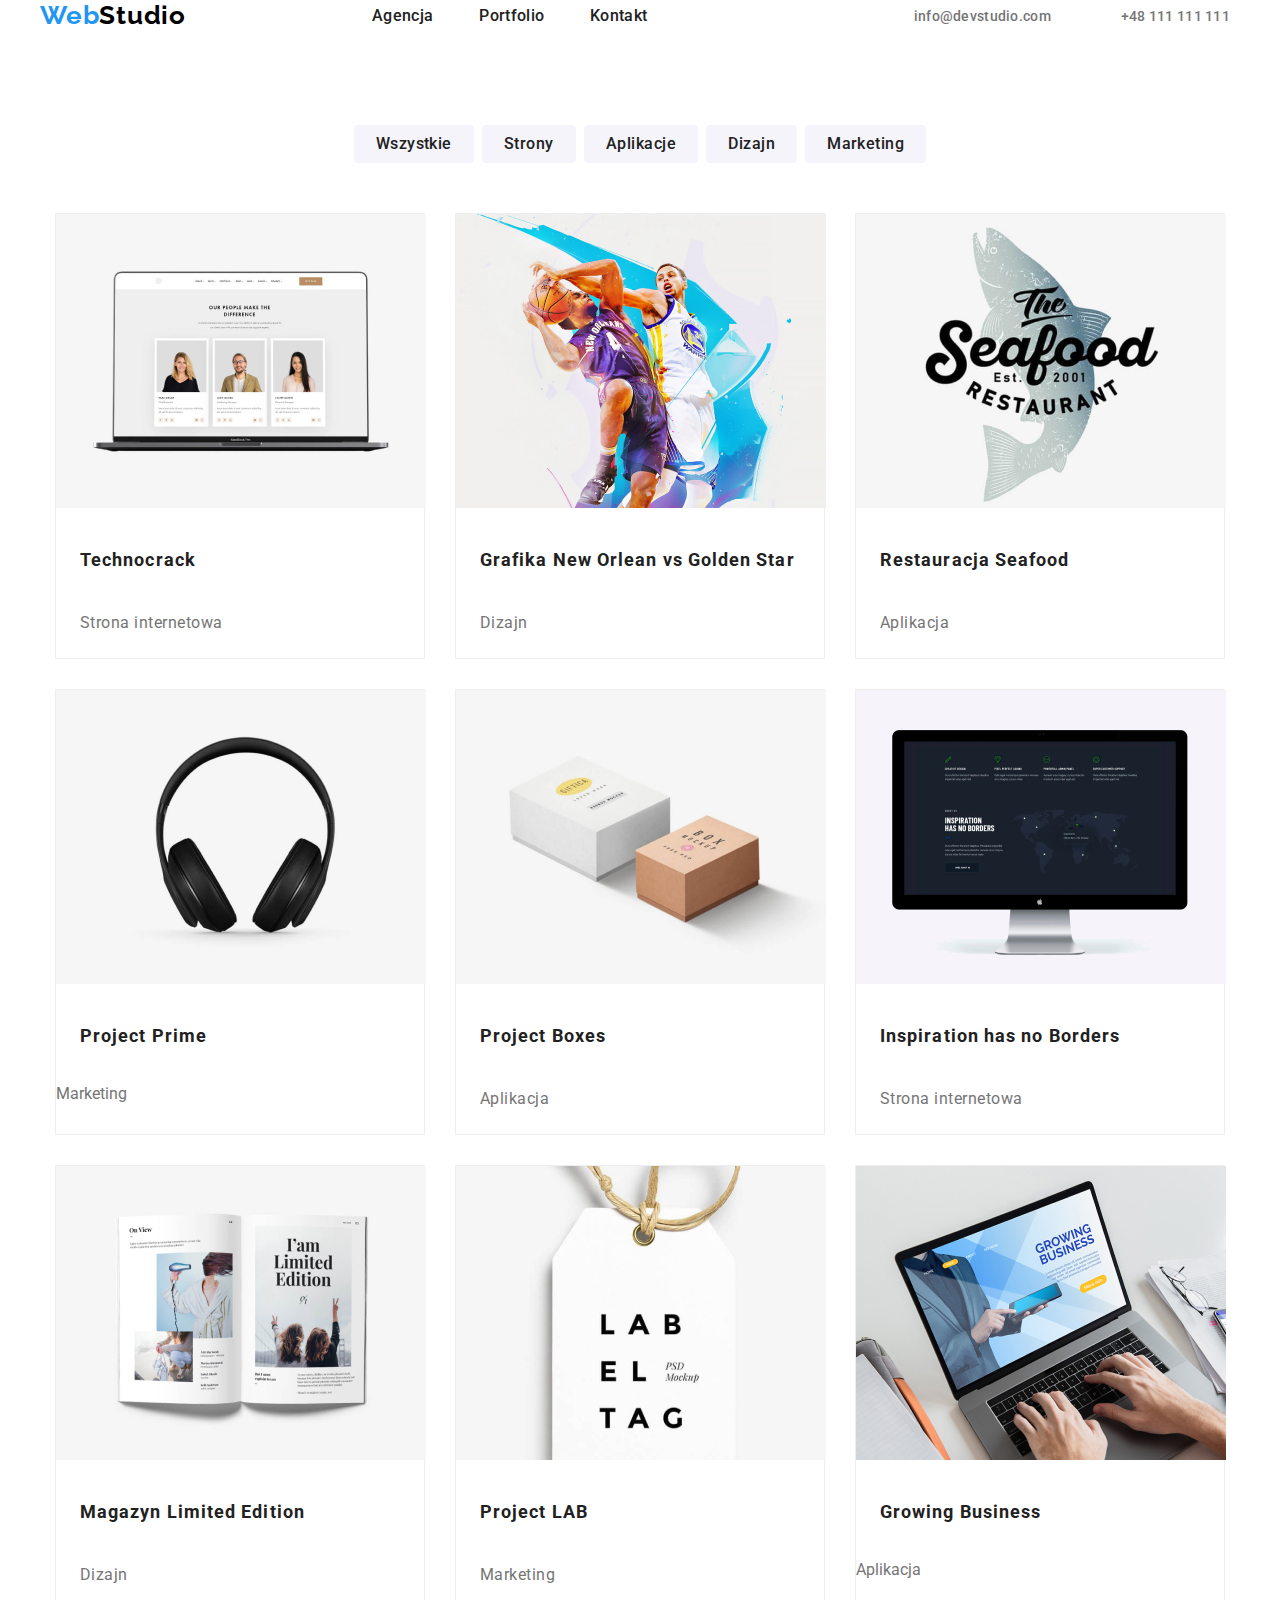
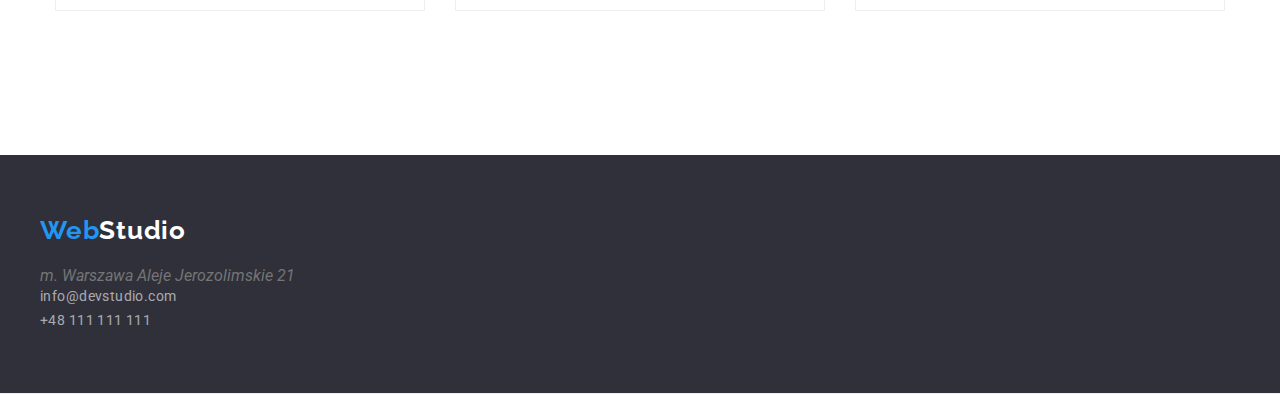
<file: projekt.html>
<!DOCTYPE html>
<html lang="en">
  <head>
    <meta charset="UTF-8" />
    <meta http-equiv="X-UA-Compatible" content="IE=edge" />
    <meta name="viewport" content="width=device-width, initial-scale=1.0" />
    <title>Portfolio</title>
    <link rel="preconnect" href="https://fonts.googleapis.com" />
    <link rel="preconnect" href="https://fonts.gstatic.com" crossorigin />
    <link href="https://fonts.googleapis.com/css2?family=Raleway:wght@700&family=Roboto:wght@400;500;700;900&display=swap" rel="stylesheet">
    <link rel="stylesheet" href="./css/styles.css" />
  </head>
  <body>
    <div class="border-header">
    <header class="header-description container">
      <div class="header-section">
      <a href="index.html" class="header-logo"><span class="logo">Web</span>Studio</a> 
      <nav class="navigation-description">
      <ul class="main-menu">
        <li class="nav-item"> <a class="menu" href="#">Agencja </a></li>
          <li class="nav-item"> <a class="menu" href="portfolio.html">Portfolio </a></li>
            <li class="nav-item"> <a class="menu" href="#">Kontakt </a></li>
          
      </ul>
      </nav>
      <ul class="contact"> 
        <li><a class="header-contact" href="mailto:info@devstudio.com">info@devstudio.com</a></li>  
  <li><a class="header-contact" href="tel:+48111111111">+48 111 111 111</a></li>
      </ul>
    </header>
   
    <main class="main-portfolio">
      <div class="section">
        <div class="button-description">
          <ul class="portfolio-menu">
  <li><button type="button" class="button">Wszystkie</button></li>
  <li><button type="button" class="button">Strony</button></li>
      <li><button type="button" class="button">Aplikacje</button> </li>
      <li><button type="button" class="button">Dizajn</button></li>
      <li><button type="button" class="button">Marketing</button></li>
      </ul>
      </div>
      <div class="portfolio-style">
        <ul class="portfolio">
    <li class="portfolio-item">
  <figure class="portfolio-item-description">
    <img src="./images/technocrack.jpg" alt="widok laptopa" width="370" height="294"/> 
  <p class="portfolio-subjects">
    <h5 class="portfolio-title">Technocrack</h5>
  <article class="portfolio-subtitle">Strona internetowa</article></p></figure>
</li>
<li class="portfolio-item">
<figure class="portfolio-item-description">
  <img src="./images/neworleanvsgoldenstar.jpg" alt="grafika new orlean ws golden star" width="370" height="294"/> 
  <p class="portfolio-subjects"> 
    <h5 class="portfolio-title">Grafika New Orlean vs Golden Star</h5>
                <article class="portfolio-subtitle">Dizajn</article> </p> </figure></li>
                  <li class="portfolio-item">
                    <figure class="portfolio-item-description">
                <img src="./images/restauracjaseafood.jpg" alt="restauracja seafood" width="370" height="294"/>
                <p class="portfolio-subjects"><h5 class="portfolio-title">Restauracja Seafood</h5>
                <article class="portfolio-subtitle">Aplikacja</article> </p> </figure>
            </li>
           <li class="portfolio-item">
            <img src="./images/projektprime.jpg" alt="słuchawki project prime" width="370" height="294"/>
            <p ><h5 class="portfolio-title">Project Prime</h5></p> <article>Marketing</article>
           </li>
           <li class="portfolio-item">
            <img src="./images/boxes.jpg" alt="pudełka" width="370" height="294"/> 
            <p><h5 class="portfolio-title">Project Boxes</h5></p> <article class="portfolio-subtitle">Aplikacja</article>
           </li>
           <li class="portfolio-item">
            <img src="./images/monitor.jpg" alt="monitor" width="370" alt="294"/>
            <p ><h5 class="portfolio-title">Inspiration has no Borders</h5></p> 
            <article class="portfolio-subtitle">Strona internetowa</article>
           </li>
           <li class="portfolio-item">
            <img src="./images/magazyn.jpg" alt="czasopismo" width="370" height="294"/>
            <p ><h5 class="portfolio-title">Magazyn Limited Edition</h5></p> 
            <article class="portfolio-subtitle">Dizajn</article>
           </li>
           <li class="portfolio-item">
            <img src="./images/lab.jpg" alt="projekt lab zawieszka" width="370" height="294"/>
            <p><h5 class="portfolio-title">Project LAB</h5></p> 
            <article class="portfolio-subtitle">Marketing</article>
           </li>
           <li class="portfolio-item">
            <img src="./images/business.jpg" alt="laptop" width="370" height="294"/>
            <p ><h5 class="portfolio-title">Growing Business</h5></p>
            <article>Aplikacja</article>
           </figure>
           </li>
        </ul>
        </div>
    </main>
    <footer class="footer-style">
      <div class="container">
      <a href="#" class="footer-logo"><span class="logo">Web</span>Studio</a>
      <ul>
      <li> <address class="adress">m. Warszawa Aleje Jerozolimskie 21</address></li>
      <li> <p><a class="footer-contact" href="mailto:info@devstudio.com">info@devstudio.com</a> </p> </li>  
<li><p><a class="footer-contact" href="tel:+48111111111">+48 111 111 111</a> </p> </li>
</ul>
    </div>
  </footer>
  </body>
</html>
</file>
<file: css/styles.css>
:root {
  --primary-color: rgba(117, 117, 117, 1);
  --secondary-color: rgba(255, 255, 255, 1);
  --semi-white-color: rgba(255, 255, 255, 0.6);
  --primary-black: rgba(33, 33, 33, 1);
  --blue-color: rgba(33, 150, 243, 1);
  --main-button-color: rgba(245, 244, 250, 1);
  --secondary-black: rgba(0, 0, 0, 1);
  --header-background-color: rgba(236, 236, 236, 1);
  --dark-color: rgba(47, 48, 58, 1);
  --grey-color: rgba(238, 238, 238, 1);
}

body {
  font-family: "Roboto", sans-serif;
  color: var(--primary-color);
  background-color: var(--secondary-color);
  margin: 0px auto;
}
.menu {
  color: var(--primary-black);
  font-size: 16px;
  font-weight: 500;
  line-height: 1.14;
  text-decoration: none;
  letter-spacing: 0.02em;
}

.main-header-title {
  color: var(--secondary-color);
  font-weight: 900;
  font-size: 44px;
  line-height: 1.36;
  letter-spacing: 0.06em;
}

.section-title {
  color: var(--primary-black);
  font-weight: 700;
  font-size: 36px;
  line-height: 1.16;
  letter-spacing: 0.03em;
}

.menu:hover,
.menu:focus {
  color: var(--blue-color);
}

.header-contact {
  color: inherit;
  font-size: 14px;
  font-weight: 500;
  line-height: 1.14;
  text-decoration: none;
  letter-spacing: 0.02em;
  padding: 10px;
}

.header-contact:hover,
.header-contact:focus {
  color: var(--blue-color);
}

.footer-style {
  background-color: var(--dark-color);
}

.address-description {
  font-family: inherit;
  font-size: 14px;
  line-height: 1.71;
  font-style: inherit;
  letter-spacing: 0.03em;
}

.adress-style {
  color: var(--secondary-color);
  font-family: inherit;
  font-size: 14px;
  line-height: 1.71;
  font-style: inherit;
  letter-spacing: 0.03em;
}

.footer-contact {
  color: var(--semi-white-color);
  text-decoration: none;
  font-family: inherit;
  font-size: 14px;
  line-height: 1.71;
  font-style: inherit;
  letter-spacing: 0.03em;
}

.footer-contact:hover,
.footer-contact:focus {
  color: var(--blue-color);
}

.descryption {
  background-color: var(--dark-color);
}

.header-logo {
  font-family: "Raleway";
  color: var(--secondary-black);
  font-size: 26px;
  font-weight: 700;
  line-height: 1.19;
  text-decoration: none;
  letter-spacing: 0.03em;
  margin-right: 93px;
}

.footer-logo {
  font-family: "Raleway";
  color: var(--secondary-color);
  font-size: 26px;
  font-weight: 700;
  line-height: 1.19;
  text-decoration: none;
  letter-spacing: 0.03em;
}

.logo {
  color: var(--blue-color);
}

.main-button {
  cursor: pointer;
  font-family: inherit;
  font-size: 16px;
  font-weight: 700;
  line-height: 1.88;
  color: var(--secondary-color);
  letter-spacing: 0.06em;
  background-color: var(--blue-color);
  border: none;
  border-radius: 4px;
}

.main-button:hover,
.main-button:focus {
  background-color: var(--main-button-color);
  color: var(--blue-color);
}

.button {
  cursor: pointer;
  font-family: "Roboto";
  font-size: 16px;
  font-weight: 500;
  line-height: 1.62;
  color: var(--primary-black);
  letter-spacing: 0.03em;
  background-color: var(--main-button-color);
  border: none;
  border-radius: 4px;
}

.button:hover {
  color: #ffffff;
  background-color: var(--blue-color);
}

.paragraph-title {
  color: var(--primary-black);
  font-size: 14px;
  font-weight: 700;
  line-height: 1.14;
  letter-spacing: 0.06em;
  font-family: "Roboto";
  font-style: normal;
}

.paragraph-text {
  color: inherit;
  font-size: 14px;
  line-height: 1.71;
  letter-spacing: 0.03em;
}

.team-names {
  color: var(--primary-black);
  font-size: 16px;
  font-weight: 500;
  line-height: 1.19;
  letter-spacing: 0.03em;
}
.position-name {
  color: inherit;
  font-size: 16px;
  line-height: 1.19;
  letter-spacing: 0.03em;
}

.portfolio-title {
  font-family: "Roboto";
  color: var(--primary-black);
  font-size: 18px;
  font-weight: 700;
  line-height: 2;
  letter-spacing: 0.06em;
  padding-left: 24px;
}

.portfolio-subtitle {
  font-family: "Roboto";
  font-size: 16px;
  line-height: 1.88;
  letter-spacing: 0.03em;
  color: #757575;
  padding-bottom: 20px;
  padding-left: 24px;
}

ul {
  list-style-type: none;
  padding: 0;
  margin: 0;
}

.container {
  max-width: 1200px;
  width: 100%;
  margin: 0 auto;
}

.section {
  padding-top: 94px;
  padding-bottom: 94px;
}

.border-header {
  border-bottom: 1px solid;
  border-color: var(--grey-color);
}

.heder-description {
  padding: 24px 15px 25px 15px;
}

.header-section {
  display: flex;
  flex-direction: row;
  align-items: center;
  justify-content: flex-start;
}

.navigation-description {
  margin-left: 93px;
  justify-content: space-between;
}
.main-menu {
  display: flex;
  flex-direction: row;
  padding: 0px;
  gap: 46px;
}

.contact {
  display: flex;
  flex-direction: row;
  padding: 0;
  gap: 50px;
  margin-left: auto;
  justify-content: flex-end;
}

.descryption {
  margin: 0 auto;
  display: flex;
  flex-direction: column;
  align-items: center;
  justify-content: center;
  padding-top: 200px;
  padding-bottom: 200px;
  gap: 30px;
}
.main-header-title {
  margin: 0;
  text-align: center;
  display: flex;
  justify-content: space-between;
}

.main-button {
  margin: 0;
  text-align: center;
  padding: 10px 41px 10px 42px;
}

.paragraph-style {
  margin: 0;
  display: flex;
  gap: 30px;
}

h4 {
  margin: 0;
}

p {
  margin: 0;
}

.paragraph-style li {
  margin: 0;
  display: flex;
  flex-direction: column;
  align-content: center;
  gap: 10px;
}

h2 {
  margin: 0;
}
.bonuses {
  width: 1170px;
  padding-top: 94px;
  padding-bottom: 94px;
  margin: 0 auto;
}
.service {
  display: flex;
  flex-direction: column;
  gap: 50px;
  text-align: center;
  align-items: center;
  padding-top: 0;
}

.work-specification {
  width: 1200px;
  display: flex;
  flex-direction: row;
  justify-content: center;
  gap: 30px;
}

.team-section {
  margin: 0;
  display: flex;
  flex-direction: column;
  gap: 50px;
  text-align: center;
  align-items: center;
  background-color: #f5f4fa;
}

.team-item {
  margin: 0;
  box-shadow: 0px 1px 3px rgba(0, 0, 0, 0.12), 0px 1px 1px rgba(0, 0, 0, 0.14),
    0px 2px 1px rgba(0, 0, 0, 0.2);
  border-radius: 0px 0px 4px 4px;
  background: #ffffff;
}

.team {
  width: 1170px;
  display: flex;
  flex-direction: row;
  justify-content: center;
  gap: 30px;
}

.team-item-description {
  display: flex;
  flex-direction: column;
  gap: 10px;
  padding: 30px 0;
}

.main-portfolio {
  list-style-type: none;
  display: flex;
  align-items: center;
  justify-content: center;
  row-gap: 8px;
  margin-bottom: 50px;
}
.portfolio-style {
  width: 1170px;
}

.button-description {
  margin-bottom: 50px;
  padding-top: 0;
  list-style-type: none;
  display: flex;
  align-items: center;
  justify-content: center;
  row-gap: 8px;
  margin-bottom: 50px;
}

.portfolio-menu {
  display: flex;
  justify-content: center;
  gap: 8px;
  width: auto;
  align-items: center;
}
.button {
  padding: 6px 22px;
}

.portfolio {
  display: flex;
  flex-wrap: wrap;
  justify-content: space-between;
  gap: 30px;
  flex-basis: calc((100%-60px) / 3);
  flex-basis: 370px;
}
.portfolio-item {
  width: 370px;
  box-sizing: border-box;
  border: 1px solid #eeeeee;
  border-color: var(--grey-color);
}

.portfolio-item-description {
  margin: 0;
  text-align: left;
}

.portfolio-subject {
  padding: 20px 24px;
  display: flex;
  flex-direction: column;
  justify-content: flex-start;
  gap: 4px;
  box-sizing: border-box;
  border: 1px solid #eeeeee;
}

.addres {
  display: flex;
  flex-direction: column;
  gap: 9px;
  padding: 0;
}

.footer-style {
  padding: 60px 0px 60px 0px;
}

.footer-style .container {
  display: flex;
  flex-direction: column;
  gap: 20px;
}
.main-header {
  font-family: "Roboto";
  border-bottom: 1px solid #ececec;
  align-items: center;
  padding-top: 24px;
  padding-bottom: 24px;
  display: flex;
  flex-direction: row;
  justify-content: flex-start;
}
</file>
